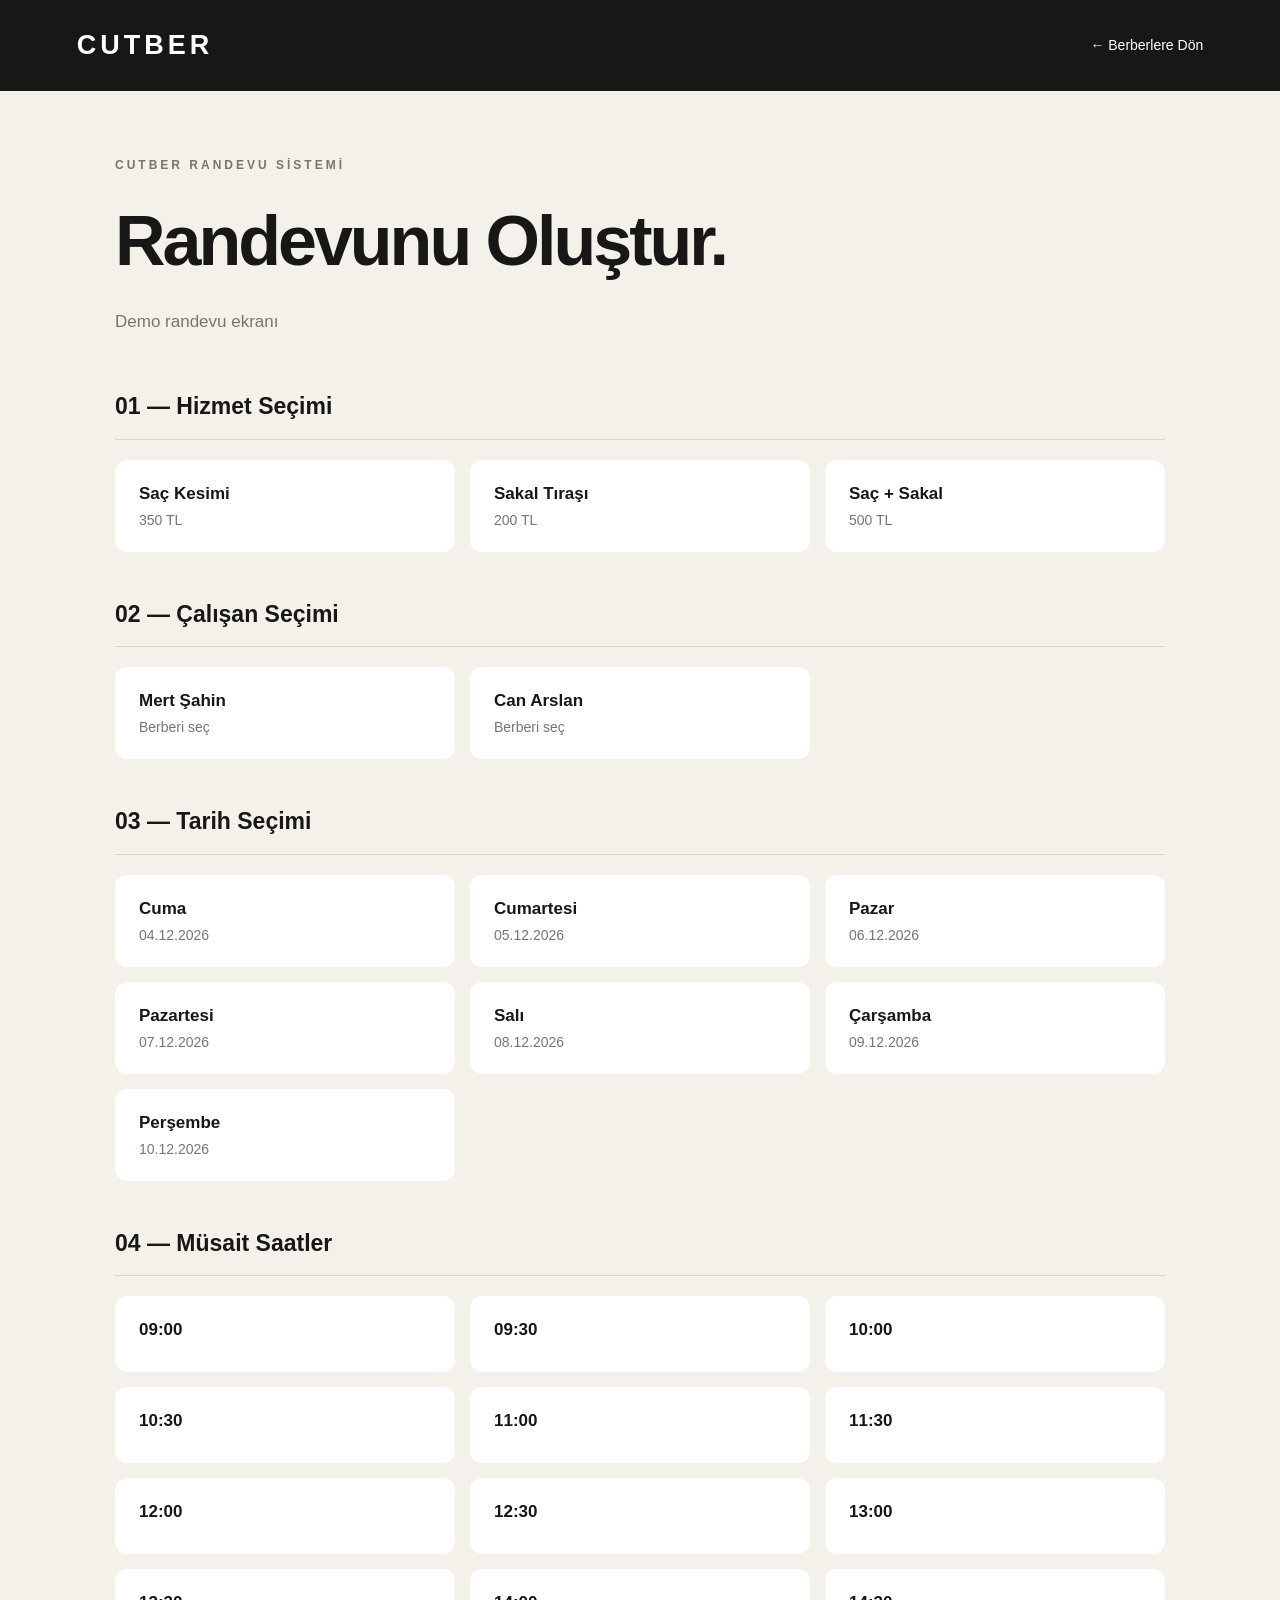
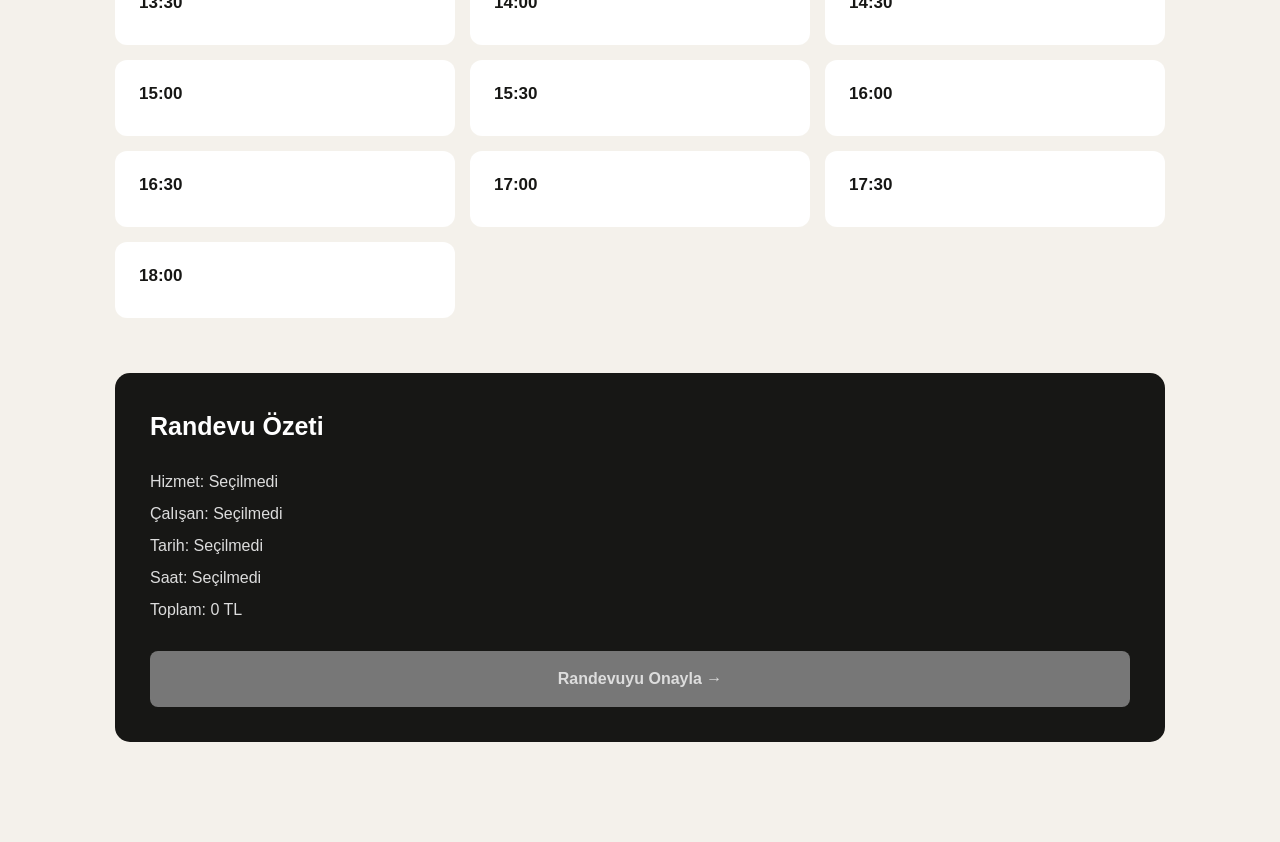
<file: booking.html>
<!DOCTYPE html>
<html lang="tr">
<head>
    <meta charset="UTF-8">
    <meta name="viewport" content="width=device-width, initial-scale=1.0">
    <title>Randevu Oluştur | Cutber</title>
    <link rel="stylesheet" href="booking.css">
</head>
<body>

    <header class="booking-header">
        <a href="index.html" class="booking-logo">CUTBER</a>
        <a href="index.html" class="back-button">← Berberlere Dön</a>
    </header>

    <main class="booking-container">

        <div class="booking-heading">
            <p>CUTBER RANDEVU SİSTEMİ</p>
            <h1>Randevunu Oluştur.</h1>
            <p id="bookingShopName">Berber bilgileri yükleniyor...</p>
        </div>

        <section class="booking-section">
            <h2>01 — Hizmet Seçimi</h2>
            <div id="serviceOptions" class="booking-options"></div>
        </section>

        <section class="booking-section">
            <h2>02 — Çalışan Seçimi</h2>
            <div id="employeeOptions" class="booking-options"></div>
        </section>

        <section class="booking-section">
            <h2>03 — Tarih Seçimi</h2>
            <div id="dateOptions" class="booking-options"></div>
        </section>

        <section class="booking-section">
            <h2>04 — Müsait Saatler</h2>
            <div id="timeOptions" class="booking-options"></div>
        </section>

        <section class="booking-summary">
            <h2>Randevu Özeti</h2>
            <div id="bookingSummary">
                Henüz seçim yapılmadı.
            </div>

            <button id="confirmBooking" disabled>
                Randevuyu Onayla →
            </button>
        </section>

    </main>

    <script src="barbers.js"></script>
    <script src="booking.js"></script>

</body>
</html>
</file>
<file: booking.css>
:root {
    --bg: #f4f1eb;
    --black: #171715;
    --gray: #77756e;
    --line: #d9d5cc;
    --lime: #c9ff45;
}

* {
    margin: 0;
    padding: 0;
    box-sizing: border-box;
}

body {
    font-family: Arial, Helvetica, sans-serif;
    background: var(--bg);
    color: var(--black);
    line-height: 1.5;
}

.booking-header {
    background: var(--black);
    color: white;
    padding: 25px 6%;
    display: flex;
    justify-content: space-between;
    align-items: center;
}

.booking-logo {
    color: white;
    font-size: 27px;
    font-weight: 900;
    letter-spacing: 4px;
    text-decoration: none;
}

.back-button {
    color: white;
    text-decoration: none;
    font-size: 14px;
}

.booking-container {
    max-width: 1100px;
    margin: 0 auto;
    padding: 65px 25px 100px;
}

.booking-heading {
    margin-bottom: 55px;
}

.booking-heading > p:first-child {
    font-size: 12px;
    font-weight: 800;
    letter-spacing: 3px;
    color: var(--gray);
}

.booking-heading h1 {
    font-size: clamp(38px, 6vw, 70px);
    letter-spacing: -3px;
    margin: 15px 0;
}

#bookingShopName {
    color: var(--gray);
    font-size: 17px;
}

.booking-section {
    margin-bottom: 45px;
}

.booking-section h2 {
    font-size: 23px;
    margin-bottom: 20px;
    padding-bottom: 15px;
    border-bottom: 1px solid var(--line);
}

.booking-options {
    display: grid;
    grid-template-columns: repeat(3, minmax(0, 1fr));
    gap: 15px;
}

.booking-option {
    background: white;
    border: 2px solid transparent;
    border-radius: 12px;
    padding: 22px;
    cursor: pointer;
    text-align: left;
    font-family: inherit;
    color: var(--black);
    transition: 0.2s;
}

.booking-option:hover {
    border-color: var(--black);
}

.booking-option.selected {
    border-color: var(--black);
    background: #e8edda;
}

.booking-option strong {
    display: block;
    font-size: 17px;
    margin-bottom: 8px;
}

.booking-option span {
    font-size: 14px;
    color: var(--gray);
}

.booking-option:disabled {
    background: #e5e2dc;
    color: #999;
    cursor: not-allowed;
    opacity: 0.6;
}

.booking-summary {
    background: var(--black);
    color: white;
    padding: 35px;
    border-radius: 15px;
    margin-top: 55px;
}

.booking-summary h2 {
    font-size: 25px;
    margin-bottom: 20px;
}

#bookingSummary {
    color: #ddd;
    line-height: 2;
    margin-bottom: 25px;
}

#confirmBooking {
    width: 100%;
    background: var(--lime);
    color: var(--black);
    border: none;
    border-radius: 8px;
    padding: 19px;
    font-size: 16px;
    font-weight: 800;
    cursor: pointer;
}

#confirmBooking:disabled {
    background: #777;
    color: #ddd;
    cursor: not-allowed;
}

@media (max-width: 700px) {
    .booking-header {
        padding: 20px;
    }

    .booking-container {
        padding: 40px 18px;
    }

    .booking-options {
        grid-template-columns: repeat(2, minmax(0, 1fr));
    }

    .booking-option {
        padding: 15px;
    }

    .booking-summary {
        padding: 25px;
    }
}

@media (max-width: 400px) {
    .booking-options {
        grid-template-columns: 1fr;
    }
}
</file>
